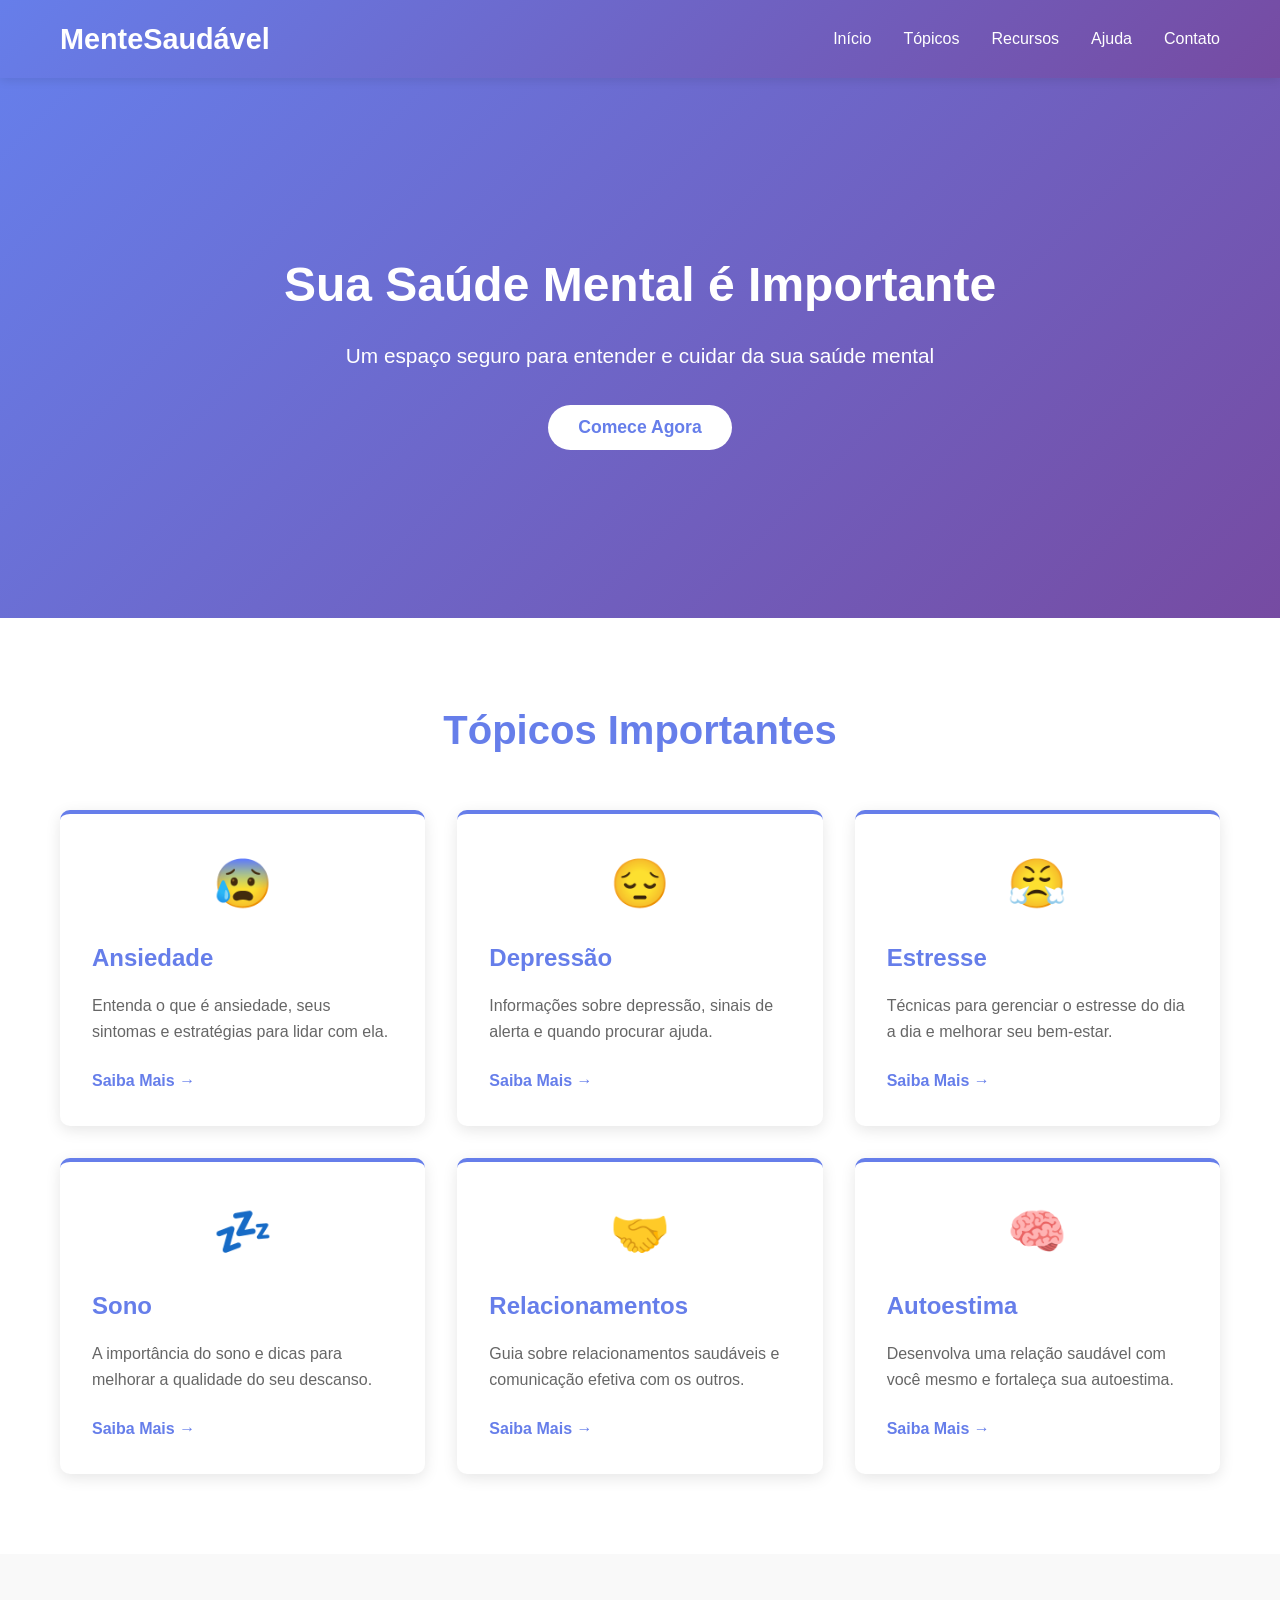
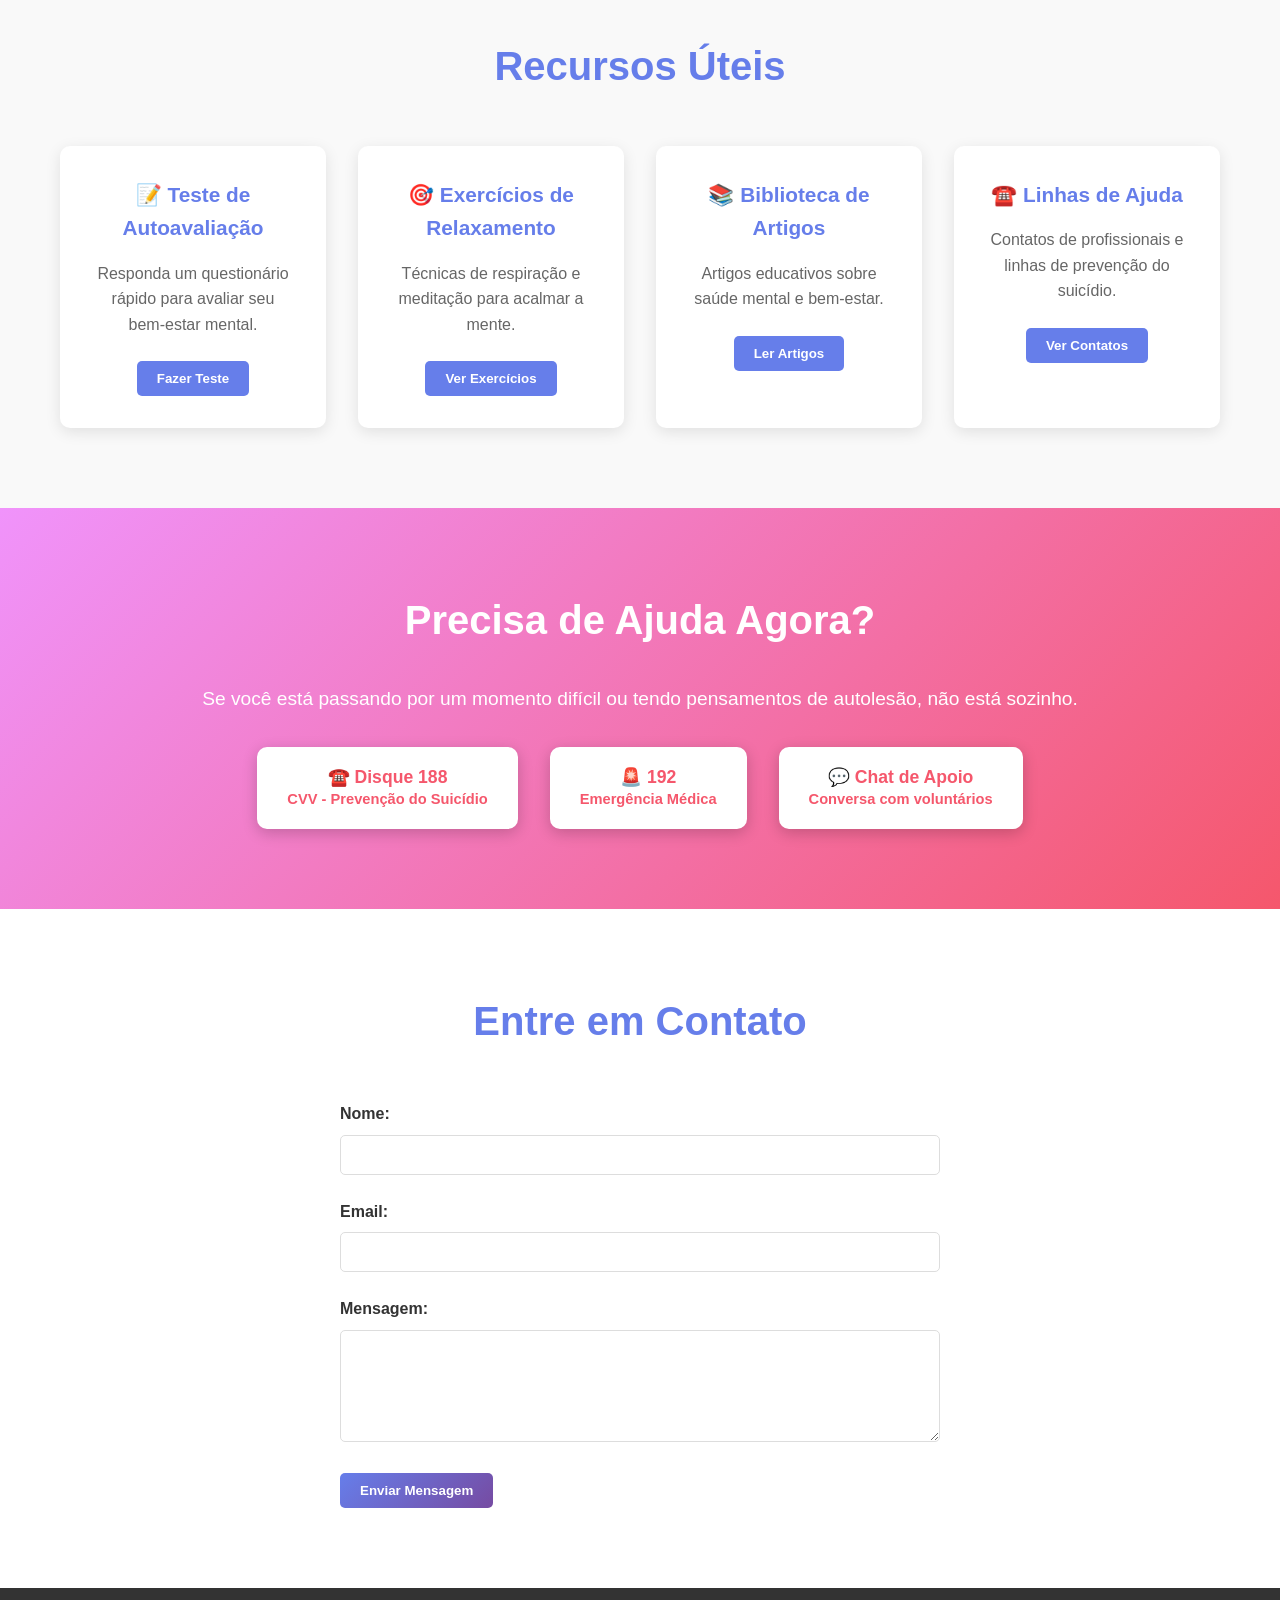
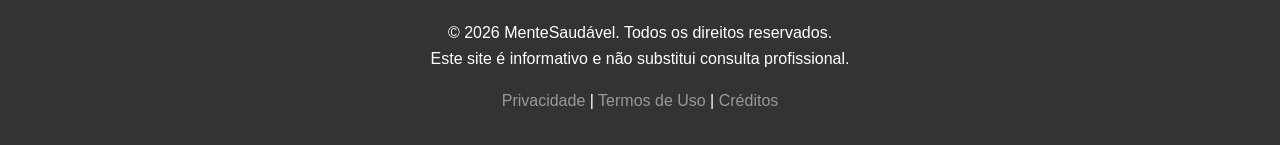
<file: index.html>
<!DOCTYPE html>
<html lang="pt-BR">
<head>
    <meta charset="UTF-8">
    <meta name="viewport" content="width=device-width, initial-scale=1.0">
    <title>MenteSaudável - Conscientização sobre Saúde Mental para Jovens</title>
    <link rel="stylesheet" href="css/style.css">
</head>
<body>
    <!-- Navegação -->
    <nav class="navbar">
        <div class="container">
            <div class="logo">MenteSaudável</div>
            <ul class="nav-links">
                <li><a href="#inicio">Início</a></li>
                <li><a href="#topicos">Tópicos</a></li>
                <li><a href="#recursos">Recursos</a></li>
                <li><a href="#ajuda">Ajuda</a></li>
                <li><a href="#contato">Contato</a></li>
            </ul>
        </div>
    </nav>

    <!-- Hero Section -->
    <section id="inicio" class="hero">
        <div class="hero-content">
            <h1>Sua Saúde Mental é Importante</h1>
            <p>Um espaço seguro para entender e cuidar da sua saúde mental</p>
            <button class="cta-button" onclick="scrollToSection('topicos')">Comece Agora</button>
        </div>
    </section>

    <!-- Seção de Tópicos Principais -->
    <section id="topicos" class="topics">
        <div class="container">
            <h2>Tópicos Importantes</h2>
            <div class="topics-grid">
                <div class="topic-card">
                    <div class="topic-icon">😰</div>
                    <h3>Ansiedade</h3>
                    <p>Entenda o que é ansiedade, seus sintomas e estratégias para lidar com ela.</p>
                    <a href="topics/ansiedade.html" class="read-more">Saiba Mais →</a>
                </div>
                <div class="topic-card">
                    <div class="topic-icon">😔</div>
                    <h3>Depressão</h3>
                    <p>Informações sobre depressão, sinais de alerta e quando procurar ajuda.</p>
                    <a href="topics/depressao.html" class="read-more">Saiba Mais →</a>
                </div>
                <div class="topic-card">
                    <div class="topic-icon">😤</div>
                    <h3>Estresse</h3>
                    <p>Técnicas para gerenciar o estresse do dia a dia e melhorar seu bem-estar.</p>
                    <a href="topics/estresse.html" class="read-more">Saiba Mais →</a>
                </div>
                <div class="topic-card">
                    <div class="topic-icon">💤</div>
                    <h3>Sono</h3>
                    <p>A importância do sono e dicas para melhorar a qualidade do seu descanso.</p>
                    <a href="topics/sono.html" class="read-more">Saiba Mais →</a>
                </div>
                <div class="topic-card">
                    <div class="topic-icon">🤝</div>
                    <h3>Relacionamentos</h3>
                    <p>Guia sobre relacionamentos saudáveis e comunicação efetiva com os outros.</p>
                    <a href="topics/relacionamentos.html" class="read-more">Saiba Mais →</a>
                </div>
                <div class="topic-card">
                    <div class="topic-icon">🧠</div>
                    <h3>Autoestima</h3>
                    <p>Desenvolva uma relação saudável com você mesmo e fortaleça sua autoestima.</p>
                    <a href="topics/autoestima.html" class="read-more">Saiba Mais →</a>
                </div>
            </div>
        </div>
    </section>

    <!-- Seção de Recursos -->
    <section id="recursos" class="recursos">
        <div class="container">
            <h2>Recursos Úteis</h2>
            <div class="recursos-grid">
                <div class="recurso-item">
                    <h3>📝 Teste de Autoavaliação</h3>
                    <p>Responda um questionário rápido para avaliar seu bem-estar mental.</p>
                    <button class="btn-secondary" onclick="openModal('teste-modal')">Fazer Teste</button>
                </div>
                <div class="recurso-item">
                    <h3>🎯 Exercícios de Relaxamento</h3>
                    <p>Técnicas de respiração e meditação para acalmar a mente.</p>
                    <button class="btn-secondary" onclick="window.location.href='recursos/exercicios.html'">Ver Exercícios</button>
                </div>
                <div class="recurso-item">
                    <h3>📚 Biblioteca de Artigos</h3>
                    <p>Artigos educativos sobre saúde mental e bem-estar.</p>
                    <button class="btn-secondary" onclick="window.location.href='recursos/artigos.html'">Ler Artigos</button>
                </div>
                <div class="recurso-item">
                    <h3>☎️ Linhas de Ajuda</h3>
                    <p>Contatos de profissionais e linhas de prevenção do suicídio.</p>
                    <button class="btn-secondary" onclick="window.location.href='recursos/ajuda.html'">Ver Contatos</button>
                </div>
            </div>
        </div>
    </section>

    <!-- Seção de Ajuda Rápida -->
    <section id="ajuda" class="ajuda-rapida">
        <div class="container">
            <h2>Precisa de Ajuda Agora?</h2>
            <div class="ajuda-content">
                <p>Se você está passando por um momento difícil ou tendo pensamentos de autolesão, não está sozinho.</p>
                <div class="help-buttons">
                    <button class="emergency-button" onclick="window.location.href='tel:188'">☎️ Disque 188<br><small>CVV - Prevenção do Suicídio</small></button>
                    <button class="emergency-button" onclick="window.location.href='tel:192'">🚨 192<br><small>Emergência Médica</small></button>
                    <button class="emergency-button" onclick="openModal('chat-modal')">💬 Chat de Apoio<br><small>Conversa com voluntários</small></button>
                </div>
            </div>
        </div>
    </section>

    <!-- Seção de Contato -->
    <section id="contato" class="contato">
        <div class="container">
            <h2>Entre em Contato</h2>
            <form class="contact-form" onsubmit="handleContactForm(event)">
                <div class="form-group">
                    <label for="nome">Nome:</label>
                    <input type="text" id="nome" name="nome" required>
                </div>
                <div class="form-group">
                    <label for="email">Email:</label>
                    <input type="email" id="email" name="email" required>
                </div>
                <div class="form-group">
                    <label for="mensagem">Mensagem:</label>
                    <textarea id="mensagem" name="mensagem" rows="5" required></textarea>
                </div>
                <button type="submit" class="btn-primary">Enviar Mensagem</button>
            </form>
        </div>
    </section>

    <!-- Footer -->
    <footer class="footer">
        <div class="container">
            <p>&copy; 2026 MenteSaudável. Todos os direitos reservados.</p>
            <p>Este site é informativo e não substitui consulta profissional.</p>
            <div class="footer-links">
                <a href="#">Privacidade</a> | 
                <a href="#">Termos de Uso</a> | 
                <a href="#">Créditos</a>
            </div>
        </div>
    </footer>

    <script src="js/script.js"></script>
</body>
</html>
</file>
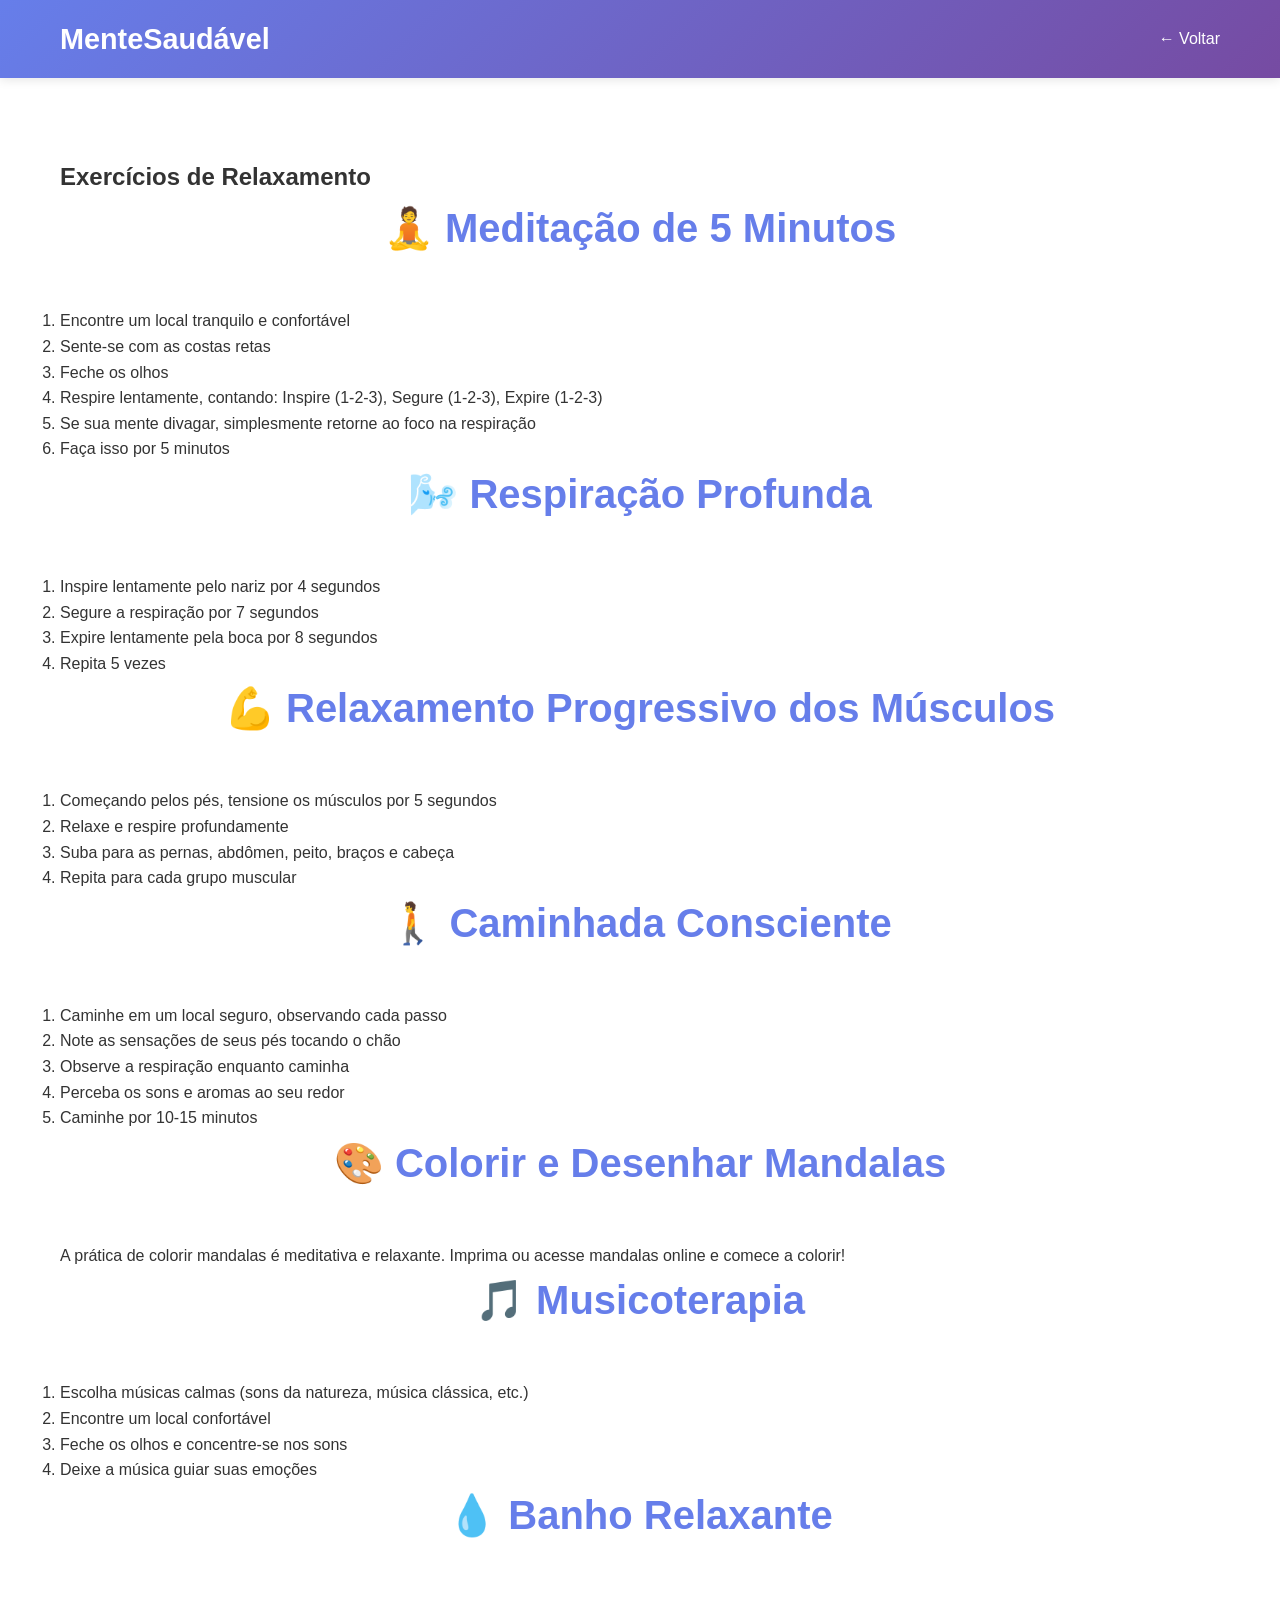
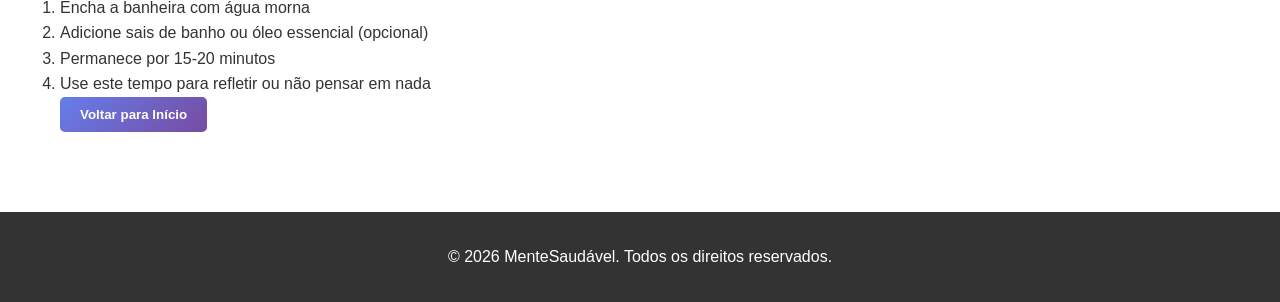
<file: recursos/exercicios.html>
<!DOCTYPE html>
<html lang="pt-BR">
<head>
    <meta charset="UTF-8">
    <meta name="viewport" content="width=device-width, initial-scale=1.0">
    <title>Exercícios de Relaxamento - MenteSaudável</title>
    <link rel="stylesheet" href="../css/style.css">
</head>
<body>
    <!-- Navegação -->
    <nav class="navbar">
        <div class="container">
            <div class="logo">MenteSaudável</div>
            <ul class="nav-links">
                <li><a href="../index.html">← Voltar</a></li>
            </ul>
        </div>
    </nav>

    <!-- Conteúdo -->
    <section class="topics">
        <div class="container">
            <h1>Exercícios de Relaxamento</h1>
            
            <h2>🧘 Meditação de 5 Minutos</h2>
            <ol>
                <li>Encontre um local tranquilo e confortável</li>
                <li>Sente-se com as costas retas</li>
                <li>Feche os olhos</li>
                <li>Respire lentamente, contando: Inspire (1-2-3), Segure (1-2-3), Expire (1-2-3)</li>
                <li>Se sua mente divagar, simplesmente retorne ao foco na respiração</li>
                <li>Faça isso por 5 minutos</li>
            </ol>
            
            <h2>🌬️ Respiração Profunda</h2>
            <ol>
                <li>Inspire lentamente pelo nariz por 4 segundos</li>
                <li>Segure a respiração por 7 segundos</li>
                <li>Expire lentamente pela boca por 8 segundos</li>
                <li>Repita 5 vezes</li>
            </ol>
            
            <h2>💪 Relaxamento Progressivo dos Músculos</h2>
            <ol>
                <li>Começando pelos pés, tensione os músculos por 5 segundos</li>
                <li>Relaxe e respire profundamente</li>
                <li>Suba para as pernas, abdômen, peito, braços e cabeça</li>
                <li>Repita para cada grupo muscular</li>
            </ol>
            
            <h2>🚶 Caminhada Consciente</h2>
            <ol>
                <li>Caminhe em um local seguro, observando cada passo</li>
                <li>Note as sensações de seus pés tocando o chão</li>
                <li>Observe a respiração enquanto caminha</li>
                <li>Perceba os sons e aromas ao seu redor</li>
                <li>Caminhe por 10-15 minutos</li>
            </ol>
            
            <h2>🎨 Colorir e Desenhar Mandalas</h2>
            <p>A prática de colorir mandalas é meditativa e relaxante. Imprima ou acesse mandalas online e comece a colorir!</p>
            
            <h2>🎵 Musicoterapia</h2>
            <ol>
                <li>Escolha músicas calmas (sons da natureza, música clássica, etc.)</li>
                <li>Encontre um local confortável</li>
                <li>Feche os olhos e concentre-se nos sons</li>
                <li>Deixe a música guiar suas emoções</li>
            </ol>
            
            <h2>💧 Banho Relaxante</h2>
            <ol>
                <li>Encha a banheira com água morna</li>
                <li>Adicione sais de banho ou óleo essencial (opcional)</li>
                <li>Permanece por 15-20 minutos</li>
                <li>Use este tempo para refletir ou não pensar em nada</li>
            </ol>
            
            <button class="btn-primary" onclick="window.location.href='../index.html'">Voltar para Início</button>
        </div>
    </section>

    <footer class="footer">
        <div class="container">
            <p>&copy; 2026 MenteSaudável. Todos os direitos reservados.</p>
        </div>
    </footer>
</body>
</html>
</file>
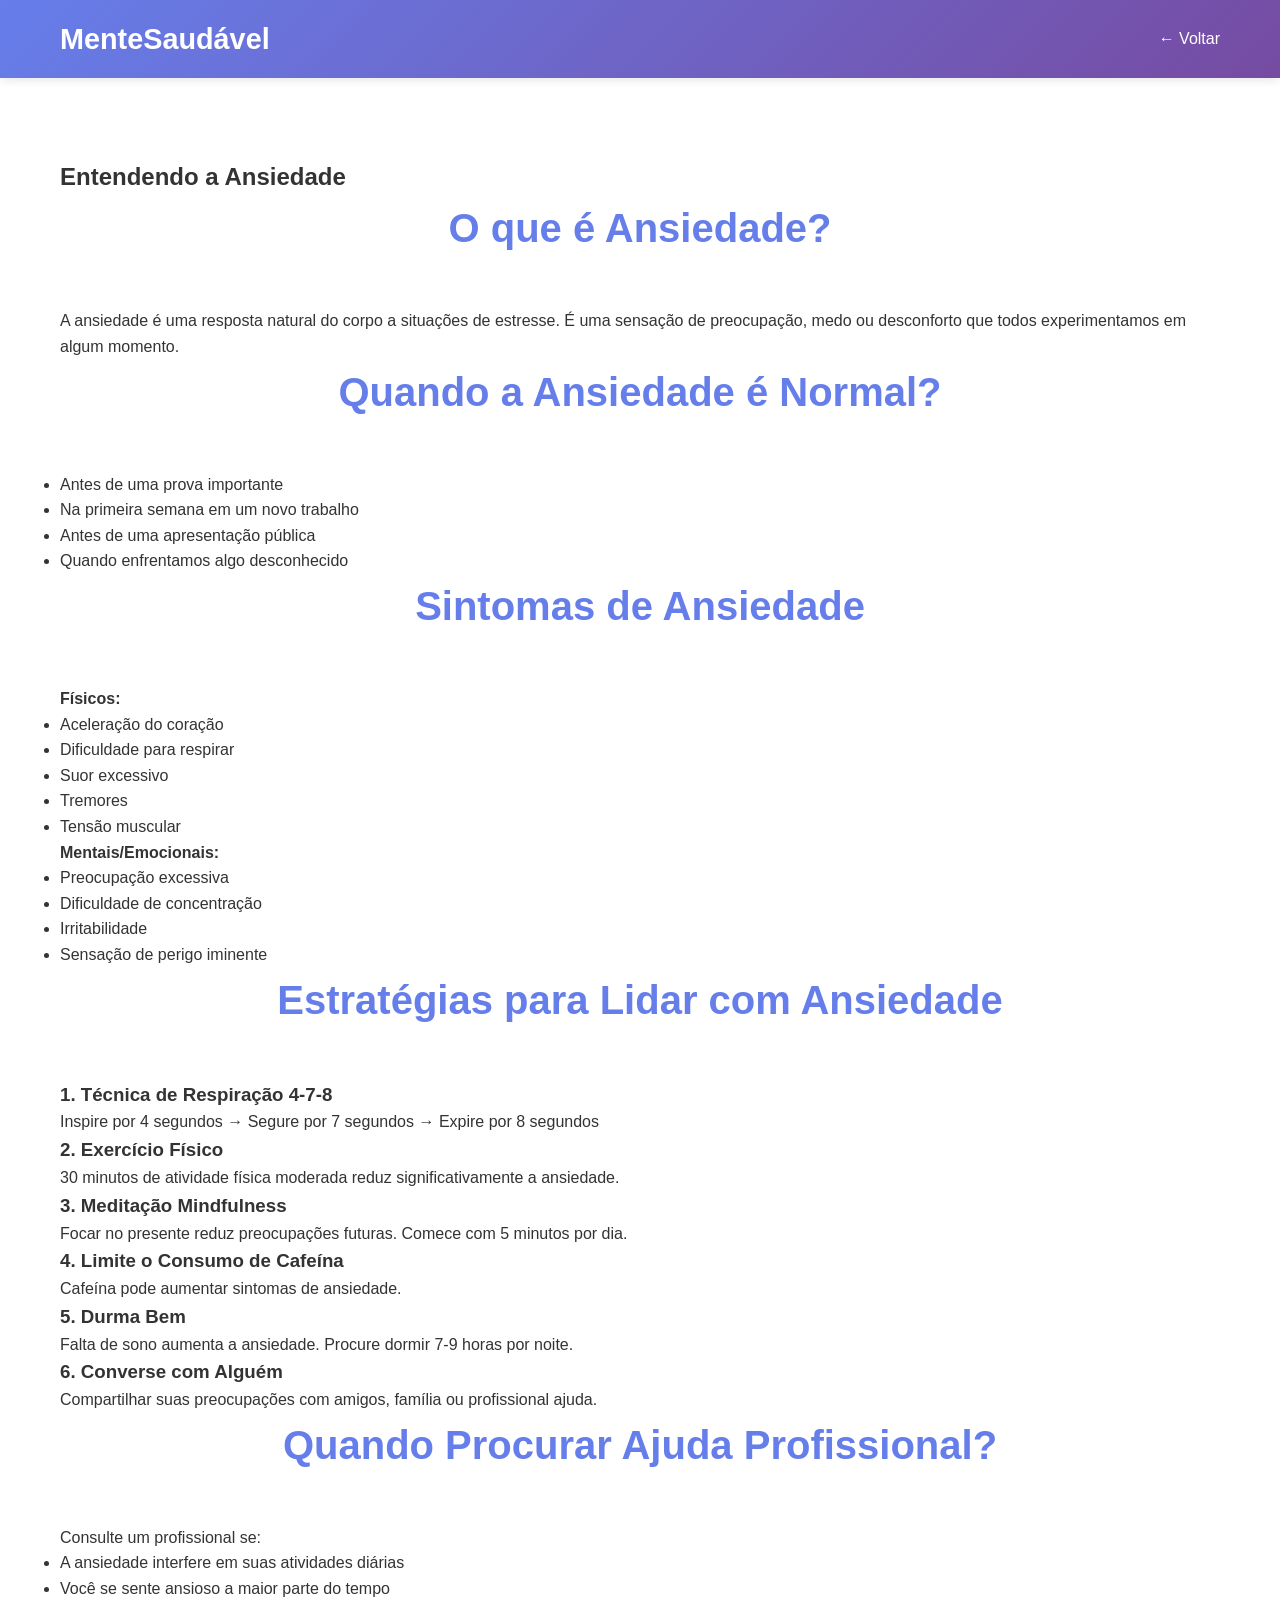
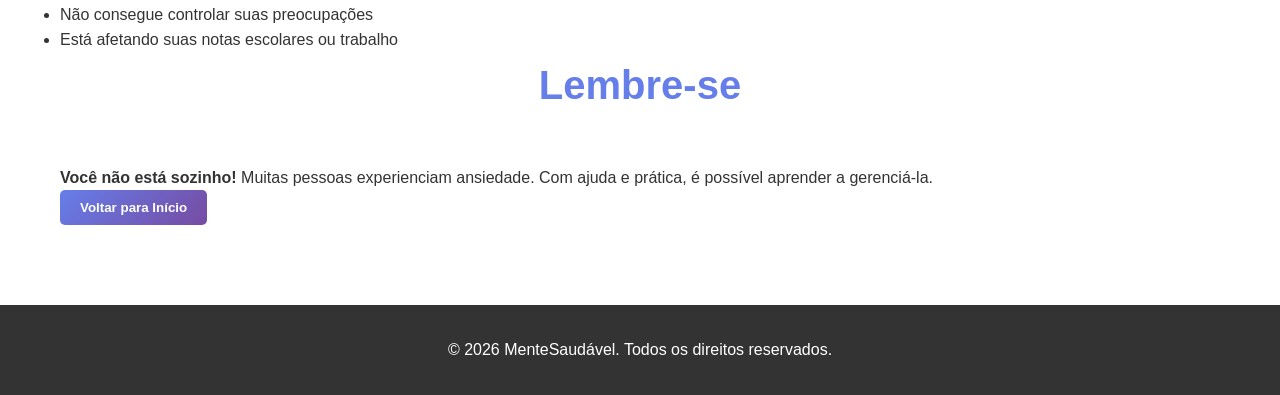
<file: topics/ansiedade.html>
<!DOCTYPE html>
<html lang="pt-BR">
<head>
    <meta charset="UTF-8">
    <meta name="viewport" content="width=device-width, initial-scale=1.0">
    <title>Ansiedade - MenteSaudável</title>
    <link rel="stylesheet" href="../css/style.css">
</head>
<body>
    <!-- Navegação -->
    <nav class="navbar">
        <div class="container">
            <div class="logo">MenteSaudável</div>
            <ul class="nav-links">
                <li><a href="../index.html">← Voltar</a></li>
            </ul>
        </div>
    </nav>

    <!-- Conteúdo -->
    <section class="topics">
        <div class="container">
            <h1>Entendendo a Ansiedade</h1>
            
            <h2>O que é Ansiedade?</h2>
            <p>A ansiedade é uma resposta natural do corpo a situações de estresse. É uma sensação de preocupação, medo ou desconforto que todos experimentamos em algum momento.</p>
            
            <h2>Quando a Ansiedade é Normal?</h2>
            <ul>
                <li>Antes de uma prova importante</li>
                <li>Na primeira semana em um novo trabalho</li>
                <li>Antes de uma apresentação pública</li>
                <li>Quando enfrentamos algo desconhecido</li>
            </ul>
            
            <h2>Sintomas de Ansiedade</h2>
            <p><strong>Físicos:</strong></p>
            <ul>
                <li>Aceleração do coração</li>
                <li>Dificuldade para respirar</li>
                <li>Suor excessivo</li>
                <li>Tremores</li>
                <li>Tensão muscular</li>
            </ul>
            
            <p><strong>Mentais/Emocionais:</strong></p>
            <ul>
                <li>Preocupação excessiva</li>
                <li>Dificuldade de concentração</li>
                <li>Irritabilidade</li>
                <li>Sensação de perigo iminente</li>
            </ul>
            
            <h2>Estratégias para Lidar com Ansiedade</h2>
            
            <h3>1. Técnica de Respiração 4-7-8</h3>
            <p>Inspire por 4 segundos → Segure por 7 segundos → Expire por 8 segundos</p>
            
            <h3>2. Exercício Físico</h3>
            <p>30 minutos de atividade física moderada reduz significativamente a ansiedade.</p>
            
            <h3>3. Meditação Mindfulness</h3>
            <p>Focar no presente reduz preocupações futuras. Comece com 5 minutos por dia.</p>
            
            <h3>4. Limite o Consumo de Cafeína</h3>
            <p>Cafeína pode aumentar sintomas de ansiedade.</p>
            
            <h3>5. Durma Bem</h3>
            <p>Falta de sono aumenta a ansiedade. Procure dormir 7-9 horas por noite.</p>
            
            <h3>6. Converse com Alguém</h3>
            <p>Compartilhar suas preocupações com amigos, família ou profissional ajuda.</p>
            
            <h2>Quando Procurar Ajuda Profissional?</h2>
            <p>Consulte um profissional se:</p>
            <ul>
                <li>A ansiedade interfere em suas atividades diárias</li>
                <li>Você se sente ansioso a maior parte do tempo</li>
                <li>Não consegue controlar suas preocupações</li>
                <li>Está afetando suas notas escolares ou trabalho</li>
            </ul>
            
            <h2>Lembre-se</h2>
            <p><strong>Você não está sozinho!</strong> Muitas pessoas experienciam ansiedade. Com ajuda e prática, é possível aprender a gerenciá-la.</p>
            
            <button class="btn-primary" onclick="window.location.href='../index.html'">Voltar para Início</button>
        </div>
    </section>

    <footer class="footer">
        <div class="container">
            <p>&copy; 2026 MenteSaudável. Todos os direitos reservados.</p>
        </div>
    </footer>
</body>
</html>
</file>
<file: css/style.css>
* {
    margin: 0;
    padding: 0;
    box-sizing: border-box;
}

body {
    font-family: 'Segoe UI', Tahoma, Geneva, Verdana, sans-serif;
    line-height: 1.6;
    color: #333;
    background-color: #f4f4f4;
}

.container {
    max-width: 1200px;
    margin: 0 auto;
    padding: 0 20px;
}

/* Navegação */
.navbar {
    background: linear-gradient(135deg, #667eea 0%, #764ba2 100%);
    padding: 1rem 0;
    position: sticky;
    top: 0;
    z-index: 100;
    box-shadow: 0 2px 10px rgba(0, 0, 0, 0.1);
}

.navbar .container {
    display: flex;
    justify-content: space-between;
    align-items: center;
}

.logo {
    font-size: 1.8rem;
    font-weight: bold;
    color: white;
}

.nav-links {
    list-style: none;
    display: flex;
    gap: 2rem;
}

.nav-links a {
    color: white;
    text-decoration: none;
    transition: opacity 0.3s;
}

.nav-links a:hover {
    opacity: 0.8;
}

/* Hero Section */
.hero {
    background: linear-gradient(135deg, #667eea 0%, #764ba2 100%);
    color: white;
    padding: 100px 20px;
    text-align: center;
    min-height: 60vh;
    display: flex;
    align-items: center;
    justify-content: center;
}

.hero-content h1 {
    font-size: 3rem;
    margin-bottom: 1rem;
    animation: fadeInDown 0.8s ease-out;
}

.hero-content p {
    font-size: 1.3rem;
    margin-bottom: 2rem;
    animation: fadeInUp 0.8s ease-out 0.2s backwards;
}

.cta-button {
    background-color: white;
    color: #667eea;
    padding: 12px 30px;
    font-size: 1.1rem;
    border: none;
    border-radius: 50px;
    cursor: pointer;
    font-weight: bold;
    transition: transform 0.3s, box-shadow 0.3s;
    animation: fadeInUp 0.8s ease-out 0.4s backwards;
}

.cta-button:hover {
    transform: translateY(-3px);
    box-shadow: 0 10px 20px rgba(0, 0, 0, 0.2);
}

/* Seção de Tópicos */
.topics {
    padding: 80px 20px;
    background-color: white;
}

.topics h2 {
    text-align: center;
    font-size: 2.5rem;
    margin-bottom: 3rem;
    color: #667eea;
}

.topics-grid {
    display: grid;
    grid-template-columns: repeat(auto-fit, minmax(320px, 1fr));
    gap: 2rem;
}

.topic-card {
    background: white;
    border-radius: 10px;
    padding: 2rem;
    box-shadow: 0 4px 15px rgba(0, 0, 0, 0.1);
    transition: transform 0.3s, box-shadow 0.3s;
    border-top: 4px solid #667eea;
}

.topic-card:hover {
    transform: translateY(-5px);
    box-shadow: 0 8px 25px rgba(0, 0, 0, 0.15);
}

.topic-icon {
    font-size: 3rem;
    margin-bottom: 1rem;
    text-align: center;
}

.topic-card h3 {
    color: #667eea;
    margin-bottom: 1rem;
    font-size: 1.5rem;
}

.topic-card p {
    color: #666;
    margin-bottom: 1.5rem;
}

.read-more {
    color: #667eea;
    text-decoration: none;
    font-weight: bold;
    transition: color 0.3s;
}

.read-more:hover {
    color: #764ba2;
}

/* Seção de Recursos */
.recursos {
    padding: 80px 20px;
    background-color: #f9f9f9;
}

.recursos h2 {
    text-align: center;
    font-size: 2.5rem;
    margin-bottom: 3rem;
    color: #667eea;
}

.recursos-grid {
    display: grid;
    grid-template-columns: repeat(auto-fit, minmax(250px, 1fr));
    gap: 2rem;
}

.recurso-item {
    background: white;
    padding: 2rem;
    border-radius: 10px;
    text-align: center;
    box-shadow: 0 4px 15px rgba(0, 0, 0, 0.1);
    transition: transform 0.3s;
}

.recurso-item:hover {
    transform: translateY(-5px);
}

.recurso-item h3 {
    color: #667eea;
    margin-bottom: 1rem;
    font-size: 1.3rem;
}

.recurso-item p {
    color: #666;
    margin-bottom: 1.5rem;
}

/* Botões */
.btn-primary, .btn-secondary {
    padding: 10px 20px;
    border: none;
    border-radius: 5px;
    cursor: pointer;
    font-weight: bold;
    transition: all 0.3s;
}

.btn-primary {
    background: linear-gradient(135deg, #667eea 0%, #764ba2 100%);
    color: white;
}

.btn-primary:hover {
    transform: translateY(-2px);
    box-shadow: 0 5px 15px rgba(0, 0, 0, 0.2);
}

.btn-secondary {
    background-color: #667eea;
    color: white;
}

.btn-secondary:hover {
    background-color: #764ba2;
}

/* Seção de Ajuda Rápida */
.ajuda-rapida {
    background: linear-gradient(135deg, #f093fb 0%, #f5576c 100%);
    color: white;
    padding: 80px 20px;
    text-align: center;
}

.ajuda-rapida h2 {
    font-size: 2.5rem;
    margin-bottom: 2rem;
}

.ajuda-rapida p {
    font-size: 1.2rem;
    margin-bottom: 2rem;
}

.help-buttons {
    display: flex;
    justify-content: center;
    gap: 2rem;
    flex-wrap: wrap;
}

.emergency-button {
    background-color: white;
    color: #f5576c;
    padding: 20px 30px;
    border: none;
    border-radius: 10px;
    font-size: 1.1rem;
    font-weight: bold;
    cursor: pointer;
    transition: all 0.3s;
    box-shadow: 0 4px 15px rgba(0, 0, 0, 0.2);
}

.emergency-button:hover {
    transform: translateY(-3px);
    box-shadow: 0 8px 25px rgba(0, 0, 0, 0.3);
}

/* Seção de Contato */
.contato {
    padding: 80px 20px;
    background-color: white;
}

.contato h2 {
    text-align: center;
    font-size: 2.5rem;
    margin-bottom: 3rem;
    color: #667eea;
}

.contact-form {
    max-width: 600px;
    margin: 0 auto;
}

.form-group {
    margin-bottom: 1.5rem;
}

.form-group label {
    display: block;
    margin-bottom: 0.5rem;
    font-weight: bold;
    color: #333;
}

.form-group input,
.form-group textarea {
    width: 100%;
    padding: 10px;
    border: 1px solid #ddd;
    border-radius: 5px;
    font-family: inherit;
    font-size: 1rem;
}

.form-group input:focus,
.form-group textarea:focus {
    outline: none;
    border-color: #667eea;
    box-shadow: 0 0 5px rgba(102, 126, 234, 0.3);
}

/* Footer */
.footer {
    background-color: #333;
    color: white;
    text-align: center;
    padding: 2rem;
}

.footer-links {
    margin-top: 1rem;
}

.footer-links a {
    color: #999;
    text-decoration: none;
    transition: color 0.3s;
}

.footer-links a:hover {
    color: white;
}

/* Animações */
@keyframes fadeInDown {
    from {
        opacity: 0;
        transform: translateY(-30px);
    }
    to {
        opacity: 1;
        transform: translateY(0);
    }
}

@keyframes fadeInUp {
    from {
        opacity: 0;
        transform: translateY(30px);
    }
    to {
        opacity: 1;
        transform: translateY(0);
    }
}

/* Responsivo */
@media (max-width: 768px) {
    .nav-links {
        gap: 1rem;
    }

    .hero-content h1 {
        font-size: 2rem;
    }

    .hero-content p {
        font-size: 1rem;
    }

    .topics h2,
    .recursos h2,
    .contato h2,
    .ajuda-rapida h2 {
        font-size: 1.8rem;
    }

    .help-buttons {
        flex-direction: column;
        gap: 1rem;
    }

    .emergency-button {
        width: 100%;
    }
}
</file>
